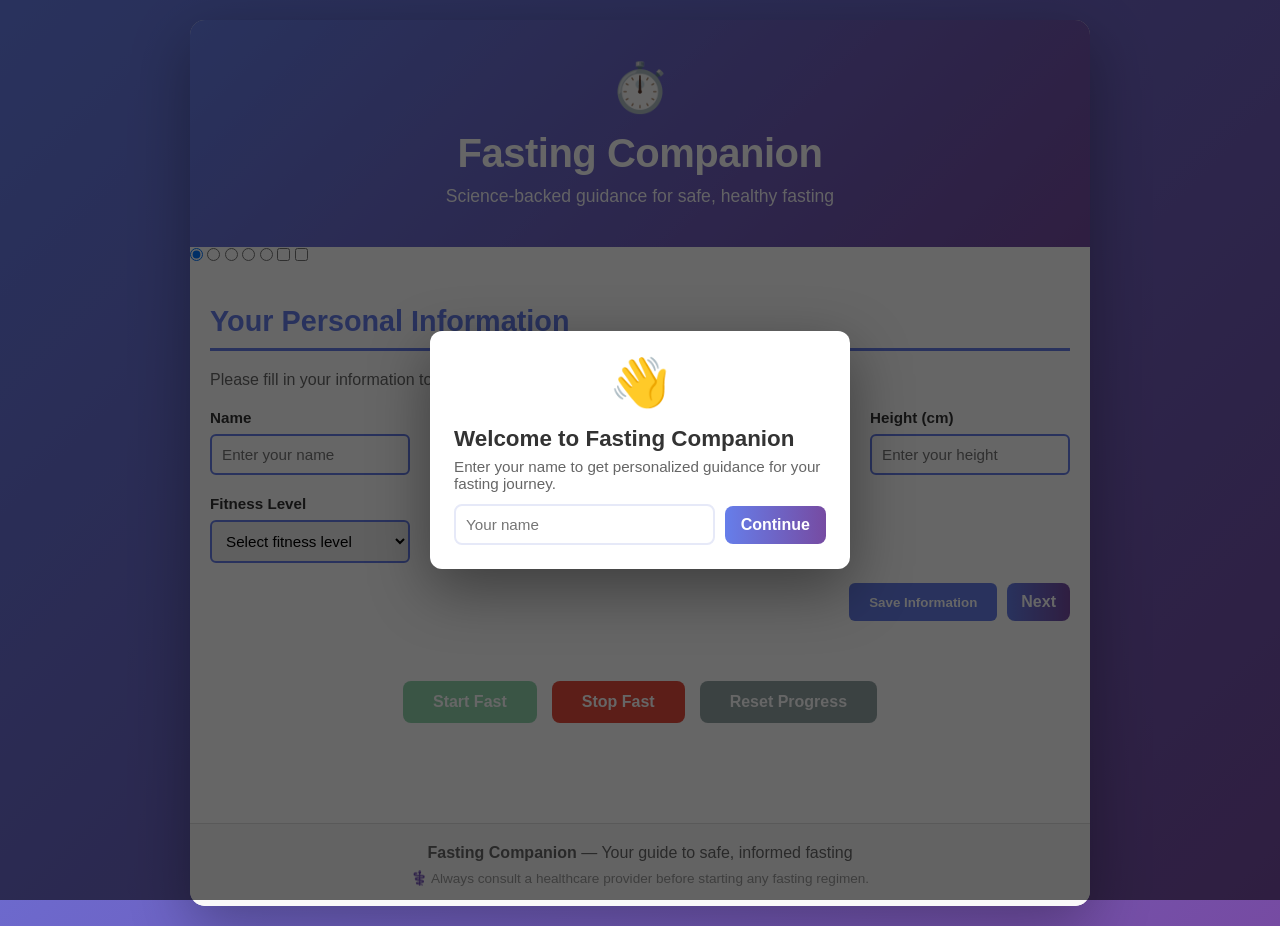
<file: index.html>
<!DOCTYPE html>
<html lang="en">
<head>
    <meta charset="UTF-8">
    <meta name="viewport" content="width=device-width, initial-scale=1.0">
    <title>Fasting Companion - Stay Hydrated & Healthy</title>
    <link rel="stylesheet" href="CSS/styles.css">
</head>
<body>
    <div class="container">
        <!-- Header -->
        <header class="header">
            <div class="header-content">
                <div class="header-icon">⏱️</div>
                <h1>Fasting Companion</h1>
                <p class="subtitle">Science-backed guidance for safe, healthy fasting</p>
                <span id="user-greeting" class="user-greeting" aria-live="polite"></span>
            </div>
        </header>
        <!-- step radios and modal toggle (CSS-only controls) -->
        <input type="radio" name="wizard-step" id="s1" class="step-radio" checked>
        <input type="radio" name="wizard-step" id="s2" class="step-radio">
        <input type="radio" name="wizard-step" id="s3" class="step-radio">
        <input type="radio" name="wizard-step" id="s4" class="step-radio">
        <input type="radio" name="wizard-step" id="s5" class="step-radio">
        <input type="checkbox" id="started" class="started-checkbox">
        <input type="checkbox" id="modal-toggle" class="modal-toggle">
        
        <!-- Login modal shown on first load to ask for name -->
        <div id="login-modal" class="modal-overlay" role="dialog" aria-modal="true" aria-labelledby="modal-title">
            <div class="modal">
                <div class="modal-icon">👋</div>
                <h2 id="modal-title">Welcome to Fasting Companion</h2>
                <p class="muted">Enter your name to get personalized guidance for your fasting journey.</p>
                <form id="modal-login-form" class="modal-form" onsubmit="return false;">
                    <input id="modal-name" type="text" placeholder="Your name" aria-label="Your name">
                        <div class="modal-actions">
                            <label for="modal-toggle" class="control-btn continue-btn">Continue</label>
                        </div>
                </form>
            </div>
        </div>

        <!-- Main Content -->
        <main class="main-content">
                        <section class="personal-info-section step" data-step="1">
                            <h2>Your Personal Information</h2>
                            <p style="color: #666; margin-bottom: 20px;">Please fill in your information to get personalized recommendations</p>
                            <div class="info-form">
                                <div class="form-group">
                                    <label for="name">Name</label>
                                    <input type="text" id="name" placeholder="Enter your name">
                                </div>
                                <div class="form-group">
                                    <label for="age">Age</label>
                                    <input type="number" id="age" placeholder="Enter your age" min="1">
                                </div>
                                <div class="form-group">
                                    <label for="weight">Weight (kg)</label>
                                    <input type="number" id="weight" placeholder="Enter your weight" min="1" step="0.1">
                                </div>
                                <div class="form-group">
                                    <label for="height">Height (cm)</label>
                                    <input type="number" id="height" placeholder="Enter your height" min="1">
                                </div>
                                <div class="form-group">
                                    <label for="fitness">Fitness Level</label>
                                    <select id="fitness">
                                        <option value="">Select fitness level</option>
                                        <option value="beginner">Beginner</option>
                                        <option value="intermediate">Intermediate</option>
                                        <option value="advanced">Advanced</option>
                                        <option value="athlete">Athlete</option>
                                    </select>
                                </div>
                                <div class="form-group">
                                    <label for="goals">Fasting Goals</label>
                                    <select id="goals">
                                        <option value="">Select your goal</option>
                                        <option value="weight-loss">Weight Loss</option>
                                        <option value="health">General Health</option>
                                        <option value="mental-clarity">Mental Clarity</option>
                                        <option value="longevity">Longevity</option>
                                    </select>
                                </div>
                            </div>
                            <div class="step-actions">
                                <button class="save-info-btn">Save Information</button>
                                <label for="s2" class="next-step control-btn">Next</label>
                            </div>
                        </section>
            <!-- Fasting Duration Selection -->
            <section class="duration-section step" data-step="2">
                <div class="section-icon">📅</div>
                <h2>Select Your Fasting Duration</h2>
                <p class="section-description">Different fasting durations have distinct health effects. Choose what suits your goals and experience level.</p>
                <!-- duration radios (placed here so panels can react via CSS sibling selectors) -->
                <input type="radio" name="duration" id="dur-1" class="duration-input" checked>
                <input type="radio" name="duration" id="dur-2" class="duration-input">
                <input type="radio" name="duration" id="dur-3" class="duration-input">
                <input type="radio" name="duration" id="dur-5" class="duration-input">

                <div class="duration-buttons">
                    <label for="dur-1" class="duration-btn">⏰ 1 Day<span class="duration-badge">Beginner</span></label>
                    <label for="dur-2" class="duration-btn">📍 2 Days<span class="duration-badge">Intermediate</span></label>
                    <label for="dur-3" class="duration-btn">🎯 3 Days<span class="duration-badge">Advanced</span></label>
                    <label for="dur-5" class="duration-btn">🏆 5 Days<span class="duration-badge">Expert</span></label>
                </div>

                <div class="duration-panels">
                    <div class="panel" data-duration="1">
                        <h4>✓ 1-Day Fast</h4>
                        <p class="panel-note"><strong>Best for:</strong> Beginners, weekly resets, autophagy boost</p>
                        <p class="panel-detail">Hydration: 2.5–3 L per day. Light electrolytes optional. Effects: Metabolism shifts after 12h, minimal muscle loss.</p>
                    </div>
                    <div class="panel" data-duration="2">
                        <h4>✓ 2-Day Fast</h4>
                        <p class="panel-note"><strong>Best for:</strong> Intermediate fasters, deeper autophagy, cellular repair</p>
                        <p class="panel-detail">Hydration: 3–3.5 L per day. Add electrolytes from day 2. Effects: Enhanced autophagy, mild ketosis, increased mental clarity.</p>
                    </div>
                    <div class="panel" data-duration="3">
                        <h4>✓ 3-Day Fast</h4>
                        <p class="panel-note"><strong>Best for:</strong> Experienced fasters, significant health benefits, deeper reset</p>
                        <p class="panel-detail">Hydration: 3.5–4 L per day. Regular electrolyte supplements essential. Effects: Strong ketosis, immune boost, deep cellular repair.</p>
                    </div>
                    <div class="panel" data-duration="5">
                        <h4>✓ 5-Day Fast</h4>
                        <p class="panel-note"><strong>Best for:</strong> Expert fasters only. Not recommended without medical guidance.</p>
                        <p class="panel-detail">Hydration: 4–4.5 L per day. Electrolytes twice daily mandatory. ⚠️ <strong>Consult a doctor first.</strong> Significant cellular changes occur.</p>
                    </div>
                </div>
                <div class="step-actions">
                    <label for="s1" class="control-btn prev-step">Back</label>
                    <label for="s3" class="next-step control-btn">Next</label>
                </div>
            </section>

            <!-- Progress Dashboard -->
            <section class="dashboard step" data-step="3">
                <div class="section-icon">📊</div>
                <h2>Your Fasting Progress</h2>

                <!-- Progress radios control the visual progress bar (pure HTML/CSS) -->
                <input type="radio" name="progress" id="p0" class="progress-radio" checked>
                <input type="radio" name="progress" id="p25" class="progress-radio">
                <input type="radio" name="progress" id="p50" class="progress-radio">
                <input type="radio" name="progress" id="p75" class="progress-radio">
                <input type="radio" name="progress" id="p100" class="progress-radio">

                <div class="progress-container">
                    <div class="progress-info">
                        <p>📅 <span class="info-label">Duration:</span> <span id="selected-duration">-</span></p>
                        <p>⏱️ <span class="info-label">Elapsed:</span> <span id="time-elapsed">00:00:00</span></p>
                        <p>⏳ <span class="info-label">Remaining:</span> <span id="time-remaining">-</span></p>
                    </div>
                    <div class="progress-bar">
                        <div class="progress-fill"></div>
                    </div>
                    <p class="progress-percentage">Progress: <span id="progress-percent">0</span>%</p>
                    <div class="progress-controls">
                        <label for="p0" class="progress-step">0%</label>
                        <label for="p25" class="progress-step">25%</label>
                        <label for="p50" class="progress-step">50%</label>
                        <label for="p75" class="progress-step">75%</label>
                        <label for="p100" class="progress-step">100%</label>
                    </div>
                    <div class="step-actions">
                        <label for="s2" class="control-btn prev-step">Back</label>
                        <label for="s4" class="next-step control-btn">Next</label>
                    </div>
                </div>
            </section>

            <!-- Hydration Tracking -->
            <section class="hydration-section step" data-step="4">
                <div class="section-icon">💧</div>
                <h2>Hydration Tracking</h2>
                <div class="hydration-info">
                    <p class="hydration-tip">💡 <strong>Hydration is critical during fasting.</strong> It helps manage hunger, supports metabolism, and aids detoxification.</p>
                    <p id="hydration-recommendation">Choose a fasting duration to see tailored guidance above, then pick your cumulative water intake below.</p>

                    <!-- Water selection implemented with radio buttons to represent cumulative intake (pure HTML/CSS) -->
                    <div class="water-intake">
                        <!-- radios are siblings of .water-meter so CSS can target the meter and display -->
                        <input type="radio" name="water" id="w0" class="water-radio" checked>
                        <input type="radio" name="water" id="w250" class="water-radio">
                        <input type="radio" name="water" id="w500" class="water-radio">
                        <input type="radio" name="water" id="w750" class="water-radio">
                        <input type="radio" name="water" id="w1000" class="water-radio">
                        <input type="radio" name="water" id="w1250" class="water-radio">
                        <input type="radio" name="water" id="w1500" class="water-radio">
                        <input type="radio" name="water" id="w1750" class="water-radio">
                        <input type="radio" name="water" id="w2000" class="water-radio">
                        <input type="radio" name="water" id="w2500" class="water-radio">
                        <input type="radio" name="water" id="w3000" class="water-radio">
                        <input type="radio" name="water" id="w3500" class="water-radio">
                        <input type="radio" name="water" id="w4000" class="water-radio">
                        <input type="radio" name="water" id="w4500" class="water-radio">

                        <p class="water-instruction">Select your current water intake to track hydration during your fast:</p>

                        <div class="water-recommendation">
                            <p id="water-rec-text">Choose a fasting duration to see your hydration goal.</p>
                        </div>

                        <div class="water-choices">
                            <label for="w0">0 ml</label>
                            <label for="w250">250 ml</label>
                            <label for="w500">500 ml</label>
                            <label for="w750">750 ml</label>
                            <label for="w1000">1L</label>
                            <label for="w1250">1.25L</label>
                            <label for="w1500">1.5L</label>
                            <label for="w1750">1.75L</label>
                            <label for="w2000">2L</label>
                            <label for="w2500">2.5L</label>
                            <label for="w3000">3L</label>
                            <label for="w3500">3.5L</label>
                            <label for="w4000">4L</label>
                            <label for="w4500">4.5L</label>
                        </div>

                        <div class="water-meter" aria-hidden="true">
                            <div class="meter-fill"></div>
                        </div>
                        <div class="water-display">Current Intake: <span class="selected-amount">0 ml</span></div>
                    </div>
                    <div class="step-actions">
                        <label for="s3" class="control-btn prev-step">Back</label>
                        <label for="s5" class="next-step control-btn">Next</label>
                    </div>
                </div>
            </section>

            <!-- Vitamin & Nutrient Reminders -->
            <section class="vitamins-section step" data-step="5">
                <div class="section-icon">⚕️</div>
                <h2>Health & Wellness During Fasting</h2>
                <div class="vitamin-guidelines">
                    <div class="vitamin-item">
                        <div class="vitamin-icon">⚡</div>
                        <h3>Electrolytes</h3>
                        <p>Sodium, potassium, and magnesium regulate muscle function and hydration balance. Especially important on fasts longer than 24 hours.</p>
                        <p class="tip">💡 Tip: Add electrolyte powder to water or take mineral supplements.</p>
                    </div>
                    <div class="vitamin-item">
                        <div class="vitamin-icon">🪨</div>
                        <h3>Minerals</h3>
                        <p>Magnesium, calcium, and zinc support bone health, immune function, and energy production during extended fasts.</p>
                        <p class="tip">💡 Tip: Consider a mineral supplement on days 2+.</p>
                    </div>
                    <div class="vitamin-item">
                        <div class="vitamin-icon">🥗</div>
                        <h3>Vitamins</h3>
                        <p>Take your multivitamins during eating windows to maintain nutrient stores and support immune health.</p>
                        <p class="tip">💡 Tip: B-complex vitamins aid energy metabolism.</p>
                    </div>
                    <div class="vitamin-item">
                        <div class="vitamin-icon">💧</div>
                        <h3>Hydration First</h3>
                        <p>Pure water is your primary tool. Aim to drink regularly throughout your fasting period to manage hunger and support detoxification.</p>
                        <p class="tip">💡 Tip: Sip slowly; large amounts at once can cause bloating.</p>
                    </div>
                </div>
                
                <div class="safety-section">
                    <h3>⚠️ Important Safety Guidelines</h3>
                    <ul class="safety-list">
                        <li>Stop fasting immediately if you experience severe dizziness, chest pain, or shortness of breath.</li>
                        <li>People with eating disorders, diabetes, or on medications should consult a doctor before fasting.</li>
                        <li>Fasts longer than 3 days require medical supervision for most people.</li>
                        <li>Pregnant and breastfeeding individuals should not fast without medical approval.</li>
                        <li>Never fast if you're ill or recovering from illness.</li>
                    </ul>
                    <div class="safety-checkbox-group" style="margin-top: 15px;">
                        <input type="checkbox" id="safety-agree" class="safety-checkbox">
                        <label for="safety-agree" class="safety-checkbox-label">
                            I have read and understand the safety guidelines and accept responsibility for my fasting
                        </label>
                    </div>
                </div>
                
                <div class="step-actions">
                    <label for="s4" class="control-btn prev-step">Back</label>
                    <label for="s5" class="next-step control-btn">Start Fasting</label>
                </div>
            </section>

            <!-- Control Buttons -->
            <section class="controls">
                <label for="started" id="start-btn" class="control-btn start-btn start-label" style="opacity: 0.5; cursor: not-allowed; pointer-events: none;" data-disabled="true">Start Fast</label>
                <label for="started" id="stop-btn" class="control-btn stop-btn stop-label">Stop Fast</label>
                <label for="p0" id="reset-btn" class="control-btn reset-btn reset-label">Reset Progress</label>
            </section>

            <!-- Home screen shown after starting fast -->
            <section id="home-screen" class="home-screen hidden">
                <div class="home-card">
                    <h2 id="home-title">Good luck, <span id="home-name">Faster</span>!</h2>
                    <div class="home-info-grid">
                        <div class="info-item">
                            <span class="info-label">Duration</span>
                            <span class="info-value" id="home-duration">-</span>
                        </div>
                        <div class="info-item">
                            <span class="info-label">Goal</span>
                            <span class="info-value" id="home-goal">-</span>
                        </div>
                    </div>
                    <div class="countdown-section">
                        <p class="countdown-label">⏳ Time Remaining</p>
                        <div class="big-time" id="home-remaining">00:00:00</div>
                        <div class="home-progress-bar">
                            <div class="home-progress-fill" id="home-progress-fill"></div>
                        </div>
                        <p class="progress-label" id="progress-label">0% Complete</p>
                    </div>
                    <div class="water-section">
                        <h3>💧 Hydration Tracker</h3>
                        <p class="water-rec-label">Daily Goal: <span id="water-goal">-</span> ml</p>
                        <p class="water-status">Current Intake: <span id="current-water">0</span> ml</p>
                        <div class="water-progress-bar">
                            <div class="water-progress-fill" id="water-progress-fill"></div>
                        </div>
                        <p class="water-remaining">Still need: <span id="water-remaining-ml">-</span> ml</p>
                    </div>
                    <div class="home-recommendations" id="home-recommendations">
                        <div class="rec rec-1">
                            <strong>🎯 1-Day Fast Tips:</strong> Drink regularly throughout the day. Stay active but avoid intense exercise.
                        </div>
                        <div class="rec rec-2">
                            <strong>🎯 2-Day Fast Tips:</strong> Electrolytes are now important. Take electrolytes twice per day. Light activities only.
                        </div>
                        <div class="rec rec-3">
                            <strong>🎯 3-Day Fast Tips:</strong> Strong hydration and electrolytes essential. Electrolytes twice daily. Rest is key.
                        </div>
                        <div class="rec rec-5">
                            <strong>🎯 5-Day Fast Tips:</strong> Medical supervision recommended. Electrolytes 2-3 times daily. Minimize activity. Listen to your body.
                        </div>
                    </div>
                    <div class="home-controls">
                        <label for="started" class="control-btn stop-label">Stop Fast</label>
                        <label for="p0" class="control-btn reset-label">Reset</label>
                    </div>
                </div>
            </section>
        </main>

        <!-- Footer -->
        <footer class="footer">
            <p><strong>Fasting Companion</strong> — Your guide to safe, informed fasting</p>
            <p class="footer-small">⚕️ Always consult a healthcare provider before starting any fasting regimen.</p>
        </footer>
    </div>
    <script src="js/script.js"></script>
</body>
</html>
</file>
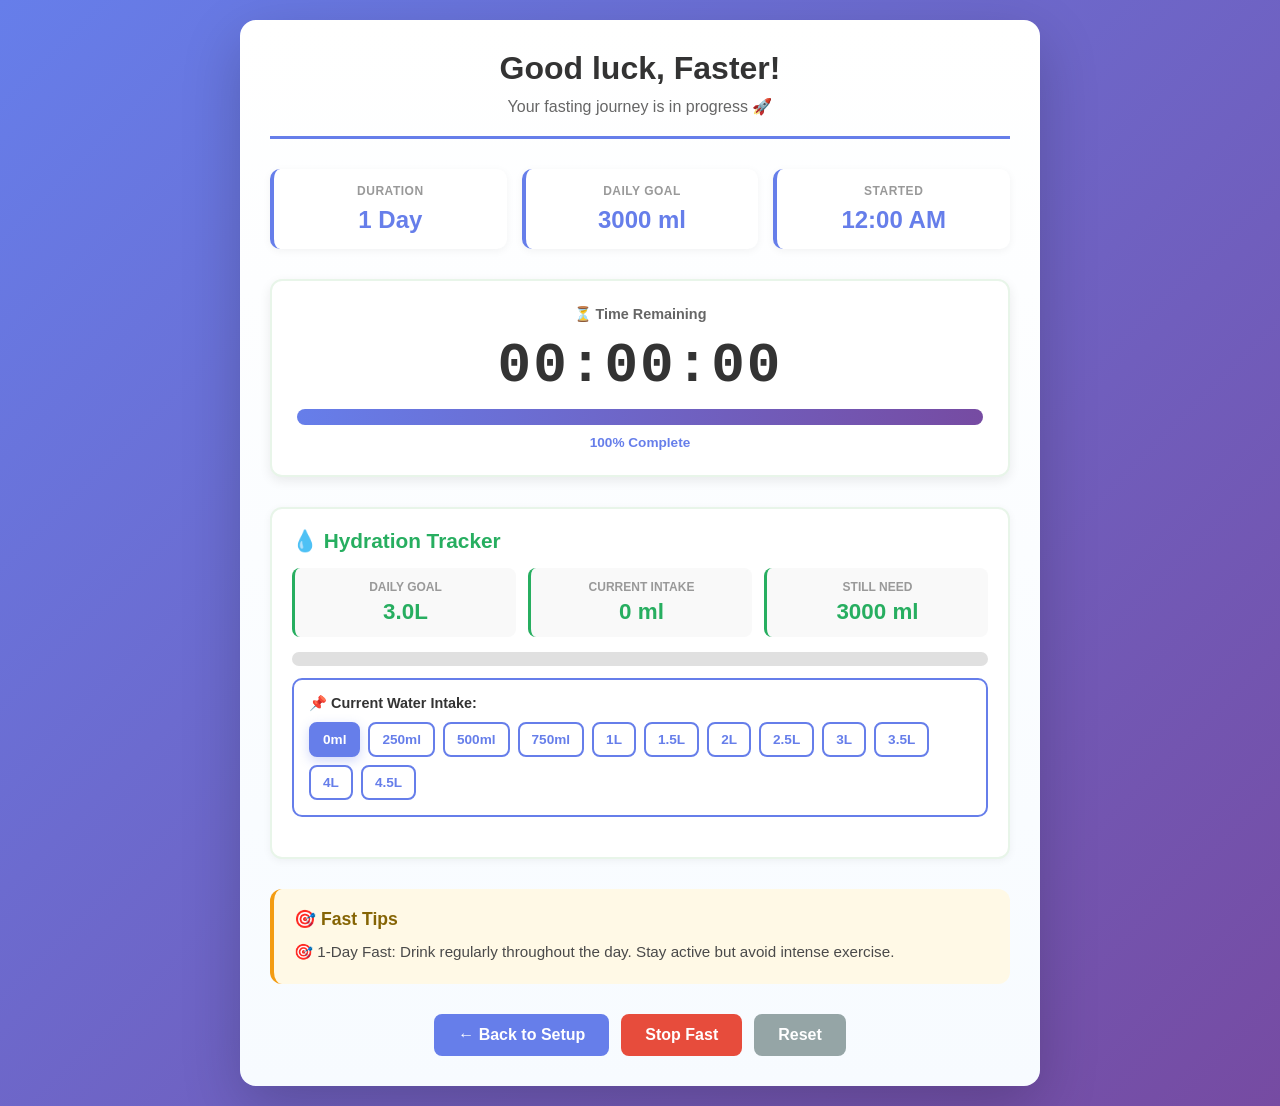
<file: fast-tracking.html>
<!DOCTYPE html>
<html lang="en">
<head>
    <meta charset="UTF-8">
    <meta name="viewport" content="width=device-width, initial-scale=1.0">
    <title>Active Fast - Fasting Companion</title>
    <link rel="stylesheet" href="CSS/styles.css">
    <style>
        body {
            background: linear-gradient(135deg, #667eea 0%, #764ba2 100%);
            min-height: 100vh;
            padding: 0;
        }

        .tracking-container {
            min-height: 100vh;
            display: flex;
            align-items: center;
            justify-content: center;
            padding: 20px;
        }

        .tracking-card {
            background: linear-gradient(180deg, #fff, #f7fbff);
            padding: 30px;
            border-radius: 16px;
            width: min(800px, 100%);
            box-shadow: 0 20px 60px rgba(0, 0, 0, 0.2);
            animation: slideIn 500ms ease;
        }

        .tracking-header {
            text-align: center;
            margin-bottom: 30px;
            border-bottom: 3px solid #667eea;
            padding-bottom: 20px;
        }

        .tracking-header h1 {
            color: #333;
            font-size: 2rem;
            margin: 0 0 10px 0;
        }

        .tracking-header p {
            color: #666;
            font-size: 1rem;
            margin: 0;
        }

        .info-grid {
            display: grid;
            grid-template-columns: repeat(auto-fit, minmax(150px, 1fr));
            gap: 15px;
            margin-bottom: 30px;
        }

        .info-card {
            background: white;
            padding: 15px;
            border-radius: 10px;
            text-align: center;
            border-left: 4px solid #667eea;
            box-shadow: 0 2px 8px rgba(0, 0, 0, 0.05);
        }

        .info-label {
            font-size: 0.75rem;
            color: #999;
            text-transform: uppercase;
            font-weight: 700;
            letter-spacing: 0.5px;
            margin-bottom: 8px;
        }

        .info-value {
            font-size: 1.5rem;
            font-weight: 700;
            color: #667eea;
        }

        .countdown-box {
            background: white;
            padding: 25px;
            border-radius: 12px;
            text-align: center;
            margin-bottom: 30px;
            border: 2px solid #e8f5e9;
            box-shadow: 0 4px 12px rgba(0, 0, 0, 0.08);
        }

        .countdown-label {
            font-size: 0.9rem;
            color: #666;
            font-weight: 600;
            margin-bottom: 15px;
        }

        .countdown-display {
            font-size: 3.5rem;
            font-weight: 700;
            color: #333;
            font-family: 'Courier New', monospace;
            letter-spacing: 2px;
            margin: 15px 0;
            line-height: 1;
        }

        .progress-bar-container {
            height: 16px;
            background: #e9f2ff;
            border-radius: 12px;
            overflow: hidden;
            margin-top: 15px;
        }

        .progress-bar-fill {
            height: 100%;
            width: 0%;
            background: linear-gradient(90deg, #667eea 0%, #764ba2 100%);
            transition: width 300ms ease;
        }

        .progress-label {
            font-size: 0.85rem;
            color: #667eea;
            font-weight: 600;
            margin-top: 10px;
        }

        .hydration-section {
            background: white;
            padding: 20px;
            border-radius: 12px;
            margin-bottom: 30px;
            border: 2px solid #e8f5e9;
            box-shadow: 0 2px 8px rgba(0, 0, 0, 0.05);
        }

        .hydration-title {
            color: #27ae60;
            font-size: 1.3rem;
            font-weight: 700;
            margin: 0 0 15px 0;
            display: flex;
            align-items: center;
            gap: 8px;
        }

        .water-stats {
            display: grid;
            grid-template-columns: repeat(auto-fit, minmax(140px, 1fr));
            gap: 12px;
            margin-bottom: 15px;
        }

        .water-stat {
            background: #f9f9f9;
            padding: 12px;
            border-radius: 8px;
            text-align: center;
            border-left: 3px solid #27ae60;
        }

        .water-stat-label {
            font-size: 0.75rem;
            color: #999;
            text-transform: uppercase;
            font-weight: 600;
            margin-bottom: 5px;
        }

        .water-stat-value {
            font-size: 1.4rem;
            font-weight: 700;
            color: #27ae60;
        }

        .water-meter {
            height: 14px;
            background: #e0e0e0;
            border-radius: 10px;
            overflow: hidden;
            margin: 12px 0;
        }

        .water-meter-fill {
            height: 100%;
            width: 0%;
            background: linear-gradient(90deg, #27ae60 0%, #2ecc71 100%);
            transition: width 300ms ease;
        }

        .tips-section {
            background: #fff9e6;
            padding: 20px;
            border-radius: 12px;
            border-left: 4px solid #f39c12;
            margin-bottom: 30px;
        }

        .tips-title {
            color: #856404;
            font-weight: 700;
            font-size: 1.1rem;
            margin: 0 0 10px 0;
        }

        .tips-text {
            color: #4a4a4a;
            font-size: 0.95rem;
            line-height: 1.6;
            margin: 0;
        }

        .action-buttons {
            display: flex;
            gap: 12px;
            justify-content: center;
            flex-wrap: wrap;
        }

        .btn {
            padding: 12px 24px;
            border: none;
            border-radius: 8px;
            font-weight: 600;
            font-size: 1rem;
            cursor: pointer;
            transition: all 0.3s ease;
        }

        .btn-stop {
            background-color: #e74c3c;
            color: white;
        }

        .btn-stop:hover {
            background-color: #c0392b;
            transform: translateY(-2px);
            box-shadow: 0 5px 15px rgba(231, 76, 60, 0.3);
        }

        .btn-reset {
            background-color: #95a5a6;
            color: white;
        }

        .btn-reset:hover {
            background-color: #7f8c8d;
            transform: translateY(-2px);
            box-shadow: 0 5px 15px rgba(149, 165, 166, 0.3);
        }

        .btn-back {
            background-color: #667eea;
            color: white;
        }

        .btn-back:hover {
            background-color: #764ba2;
            transform: translateY(-2px);
            box-shadow: 0 5px 15px rgba(102, 126, 234, 0.3);
        }

        .water-input-section {
            background: white;
            padding: 15px;
            border-radius: 10px;
            margin-bottom: 20px;
            border: 2px solid #667eea;
        }

        .water-input-label {
            font-size: 0.9rem;
            color: #333;
            font-weight: 600;
            margin-bottom: 10px;
            display: block;
        }

        .water-choices {
            display: flex;
            gap: 8px;
            flex-wrap: wrap;
            margin-top: 10px;
        }

        .water-choices label {
            padding: 8px 12px;
            border-radius: 8px;
            border: 2px solid #667eea;
            background: white;
            color: #667eea;
            cursor: pointer;
            font-weight: 600;
            font-size: 0.85rem;
            transition: all 0.2s ease;
        }

        .water-choices label:hover {
            background: #f0f4ff;
        }

        .water-choices input[type="radio"] {
            display: none;
        }

        .water-choices input[type="radio"]:checked + label {
            background: #667eea;
            color: white;
            box-shadow: 0 4px 12px rgba(102, 126, 234, 0.3);
        }

        @keyframes slideIn {
            from {
                opacity: 0;
                transform: translateY(20px);
            }
            to {
                opacity: 1;
                transform: translateY(0);
            }
        }

        @media (max-width: 600px) {
            .tracking-card {
                padding: 20px;
            }

            .tracking-header h1 {
                font-size: 1.5rem;
            }

            .countdown-display {
                font-size: 2.5rem;
            }

            .info-grid {
                grid-template-columns: 1fr;
            }

            .action-buttons {
                flex-direction: column;
            }

            .btn {
                width: 100%;
            }

            .water-choices {
                gap: 6px;
            }

            .water-choices label {
                padding: 6px 10px;
                font-size: 0.75rem;
            }
        }
    </style>
</head>
<body>
    <div class="tracking-container">
        <div class="tracking-card">
            <div class="tracking-header">
                <h1>Good luck, <span id="user-name">Faster</span>!</h1>
                <p>Your fasting journey is in progress 🚀</p>
            </div>

            <!-- Info Grid -->
            <div class="info-grid">
                <div class="info-card">
                    <div class="info-label">Duration</div>
                    <div class="info-value" id="display-duration">-</div>
                </div>
                <div class="info-card">
                    <div class="info-label">Daily Goal</div>
                    <div class="info-value" id="display-goal">-</div>
                </div>
                <div class="info-card">
                    <div class="info-label">Started</div>
                    <div class="info-value" id="display-started">-</div>
                </div>
            </div>

            <!-- Countdown -->
            <div class="countdown-box">
                <div class="countdown-label">⏳ Time Remaining</div>
                <div class="countdown-display" id="countdown">00:00:00</div>
                <div class="progress-bar-container">
                    <div class="progress-bar-fill" id="progress-fill"></div>
                </div>
                <div class="progress-label" id="progress-text">0% Complete</div>
            </div>

            <!-- Hydration Tracker -->
            <div class="hydration-section">
                <h3 class="hydration-title">💧 Hydration Tracker</h3>
                
                <div class="water-stats">
                    <div class="water-stat">
                        <div class="water-stat-label">Daily Goal</div>
                        <div class="water-stat-value" id="water-goal-display">-</div>
                    </div>
                    <div class="water-stat">
                        <div class="water-stat-label">Current Intake</div>
                        <div class="water-stat-value" id="water-current-display">0 ml</div>
                    </div>
                    <div class="water-stat">
                        <div class="water-stat-label">Still Need</div>
                        <div class="water-stat-value" id="water-remaining-display">-</div>
                    </div>
                </div>

                <div class="water-meter">
                    <div class="water-meter-fill" id="water-fill"></div>
                </div>

                <!-- Water Input -->
                <div class="water-input-section">
                    <label class="water-input-label">📌 Current Water Intake:</label>
                    <div class="water-choices">
                        <input type="radio" id="w0-track" name="water-intake" value="0" checked>
                        <label for="w0-track">0ml</label>

                        <input type="radio" id="w250-track" name="water-intake" value="250">
                        <label for="w250-track">250ml</label>

                        <input type="radio" id="w500-track" name="water-intake" value="500">
                        <label for="w500-track">500ml</label>

                        <input type="radio" id="w750-track" name="water-intake" value="750">
                        <label for="w750-track">750ml</label>

                        <input type="radio" id="w1000-track" name="water-intake" value="1000">
                        <label for="w1000-track">1L</label>

                        <input type="radio" id="w1500-track" name="water-intake" value="1500">
                        <label for="w1500-track">1.5L</label>

                        <input type="radio" id="w2000-track" name="water-intake" value="2000">
                        <label for="w2000-track">2L</label>

                        <input type="radio" id="w2500-track" name="water-intake" value="2500">
                        <label for="w2500-track">2.5L</label>

                        <input type="radio" id="w3000-track" name="water-intake" value="3000">
                        <label for="w3000-track">3L</label>

                        <input type="radio" id="w3500-track" name="water-intake" value="3500">
                        <label for="w3500-track">3.5L</label>

                        <input type="radio" id="w4000-track" name="water-intake" value="4000">
                        <label for="w4000-track">4L</label>

                        <input type="radio" id="w4500-track" name="water-intake" value="4500">
                        <label for="w4500-track">4.5L</label>
                    </div>
                </div>
            </div>

            <!-- Tips Section -->
            <div class="tips-section" id="tips-box">
                <h3 class="tips-title">🎯 Fast Tips</h3>
                <p class="tips-text" id="tips-text">Stay hydrated and monitor your body's signals.</p>
            </div>

            <!-- Action Buttons -->
            <div class="action-buttons">
                <button class="btn btn-back" onclick="goBackToSetup()">← Back to Setup</button>
                <button class="btn btn-stop" onclick="stopFast()">Stop Fast</button>
                <button class="btn btn-reset" onclick="resetFast()">Reset</button>
            </div>
        </div>
    </div>

    <script>
        // Duration to milliseconds
        const DURATIONS = {
            1: 24 * 60 * 60 * 1000,
            2: 2 * 24 * 60 * 60 * 1000,
            3: 3 * 24 * 60 * 60 * 1000,
            5: 5 * 24 * 60 * 60 * 1000
        };

        const WATER_GOALS = {
            1: 3000,
            2: 3500,
            3: 4000,
            5: 4500
        };

        const TIPS = {
            1: '🎯 1-Day Fast: Drink regularly throughout the day. Stay active but avoid intense exercise.',
            2: '🎯 2-Day Fast: Electrolytes are now important. Take electrolytes twice per day. Light activities only.',
            3: '🎯 3-Day Fast: Strong hydration and electrolytes essential. Electrolytes twice daily. Rest is key.',
            5: '🎯 5-Day Fast: Medical supervision recommended. Electrolytes 2-3 times daily. Minimize activity. Listen to your body.'
        };

        let fastData = {
            startTime: null,
            endTime: null,
            duration: 1,
            userName: 'Faster',
            currentWater: 0
        };

        function init() {
            // Get data from localStorage
            const stored = localStorage.getItem('fastData');
            if (stored) {
                fastData = JSON.parse(stored);
            }

            const userName = localStorage.getItem('userName') || 'Faster';
            fastData.userName = userName;

            // Display info
            document.getElementById('user-name').textContent = fastData.userName;
            displayFastInfo();
            setupWaterTracking();
            startTimer();
        }

        function displayFastInfo() {
            const durationText = {
                1: '1 Day',
                2: '2 Days',
                3: '3 Days',
                5: '5 Days'
            };

            document.getElementById('display-duration').textContent = durationText[fastData.duration];
            document.getElementById('display-goal').textContent = WATER_GOALS[fastData.duration] + ' ml';
            document.getElementById('water-goal-display').textContent = (WATER_GOALS[fastData.duration] / 1000).toFixed(1) + 'L';

            // Start time
            const startDate = new Date(fastData.startTime);
            document.getElementById('display-started').textContent = startDate.toLocaleTimeString([], { hour: '2-digit', minute: '2-digit' });

            // Tips
            document.getElementById('tips-text').textContent = TIPS[fastData.duration];

            updateWaterDisplay();
        }

        function setupWaterTracking() {
            const waterRadios = document.querySelectorAll('input[name="water-intake"]');
            waterRadios.forEach(radio => {
                radio.addEventListener('change', (e) => {
                    fastData.currentWater = parseInt(e.target.value);
                    localStorage.setItem('fastData', JSON.stringify(fastData));
                    updateWaterDisplay();
                });
            });
        }

        function updateWaterDisplay() {
            const goal = WATER_GOALS[fastData.duration];
            const current = fastData.currentWater;
            const remaining = Math.max(0, goal - current);

            document.getElementById('water-current-display').textContent = current + ' ml';
            document.getElementById('water-remaining-display').textContent = remaining + ' ml';

            // Update progress bar
            const percent = (current / goal) * 100;
            document.getElementById('water-fill').style.width = Math.min(100, percent) + '%';
        }

        function startTimer() {
            const timerInterval = setInterval(() => {
                const now = Date.now();
                const remaining = Math.max(0, fastData.endTime - now);

                // Calculate time display
                const totalSeconds = Math.floor(remaining / 1000);
                const hours = Math.floor(totalSeconds / 3600);
                const minutes = Math.floor((totalSeconds % 3600) / 60);
                const seconds = totalSeconds % 60;

                document.getElementById('countdown').textContent = 
                    `${String(hours).padStart(2, '0')}:${String(minutes).padStart(2, '0')}:${String(seconds).padStart(2, '0')}`;

                // Update progress
                const totalDuration = DURATIONS[fastData.duration];
                const elapsed = totalDuration - remaining;
                const progressPercent = (elapsed / totalDuration) * 100;

                document.getElementById('progress-fill').style.width = progressPercent + '%';
                document.getElementById('progress-text').textContent = Math.round(progressPercent) + '% Complete';

                // Stop timer when complete
                if (remaining === 0) {
                    clearInterval(timerInterval);
                    document.getElementById('countdown').textContent = '00:00:00';
                }
            }, 1000);
        }

        function goBackToSetup() {
            window.location.href = 'index.html';
        }

        function stopFast() {
            localStorage.removeItem('fastData');
            localStorage.removeItem('userName');
            window.location.href = 'index.html';
        }

        function resetFast() {
            if (confirm('Are you sure you want to reset your fast?')) {
                fastData.currentWater = 0;
                document.querySelector('input[name="water-intake"]').checked = true;
                localStorage.setItem('fastData', JSON.stringify(fastData));
                updateWaterDisplay();
            }
        }

        // Initialize on page load
        window.addEventListener('load', init);
    </script>
</body>
</html>
</file>
<file: CSS/styles.css>
* {
    margin: 0;
    padding: 0;
    box-sizing: border-box;
}

body {
    font-family: 'Segoe UI', Tahoma, Geneva, Verdana, sans-serif;
    background: linear-gradient(135deg, #667eea 0%, #764ba2 100%);
    color: #333;
    min-height: 100vh;
    padding: 20px;
}

.container {
    max-width: 900px;
    margin: 0 auto;
    background-color: white;
    border-radius: 15px;
    box-shadow: 0 20px 60px rgba(0, 0, 0, 0.3);
    overflow: hidden;
}

.header {
    background: linear-gradient(135deg, #667eea 0%, #764ba2 100%);
    color: white;
    padding: 40px 20px;
    text-align: center;
}

.header-content {
    max-width: 800px;
    margin: 0 auto;
}

.header-icon {
    font-size: 3rem;
    margin-bottom: 15px;
    animation: bounce 2s infinite;
}

.header h1 {
    font-size: 2.5rem;
    margin-bottom: 10px;
    font-weight: 700;
    letter-spacing: -0.5px;
}

.header .subtitle {
    font-size: 1.1rem;
    opacity: 0.95;
    font-weight: 300;
}

.user-area {
    margin-top: 12px;
    display: flex;
    gap: 10px;
    justify-content: center;
    align-items: center;
}

.user-greeting {
    font-weight: 600;
    color: rgba(255,255,255,0.95);
}

.login-form {
    display: flex;
    gap: 8px;
    align-items: center;
}

#login-name {
    padding: 8px 10px;
    border-radius: 6px;
    border: none;
    font-size: 0.95rem;
}

#login-btn, #logout-btn {
    padding: 8px 12px;
    border-radius: 6px;
    border: none;
    background: rgba(0,0,0,0.12);
    color: white;
    cursor: pointer;
    font-weight: 600;
}

#login-btn:hover, #logout-btn:hover { background: rgba(0,0,0,0.18); }


.main-content {
    padding: 40px 20px;
}


section {
    margin-bottom: 40px;
}

section h2 {
    color: #667eea;
    font-size: 1.8rem;
    margin-bottom: 20px;
    border-bottom: 3px solid #667eea;
    padding-bottom: 10px;
}

.section-icon {
    font-size: 2.2rem;
    display: block;
    margin-bottom: 12px;
    text-align: center;
}

.section-description {
    color: #666;
    margin-bottom: 20px;
    font-size: 1rem;
    line-height: 1.6;
}

.duration-section {
    text-align: center;
}

.duration-buttons {
    display: grid;
    grid-template-columns: repeat(auto-fit, minmax(120px, 1fr));
    gap: 15px;
    margin-top: 20px;
    align-items: center;
}

.duration-input { display: none; }
.duration-btn {
    display: inline-block;
    padding: 15px 20px;
    font-size: 1rem;
    font-weight: 600;
    border: 2px solid #667eea;
    background-color: white;
    color: #667eea;
    border-radius: 8px;
    cursor: pointer;
    transition: all 0.25s ease;
    text-align: center;
    position: relative;
}

.duration-badge {
    display: block;
    font-size: 0.7rem;
    font-weight: 400;
    opacity: 0.7;
    margin-top: 4px;
}

.duration-btn:hover {
    background-color: #f0f4ff;
    transform: translateY(-2px);
}

/* When a duration radio is checked, style its label */
.duration-input:checked + .duration-btn {
    background-color: #667eea;
    color: white;
    box-shadow: 0 8px 20px rgba(102, 126, 234, 0.35);
}

/* Style the duration label when its radio is checked (inputs are siblings of .duration-buttons) */
#dur-1:checked ~ .duration-buttons label[for="dur-1"],
#dur-2:checked ~ .duration-buttons label[for="dur-2"],
#dur-3:checked ~ .duration-buttons label[for="dur-3"],
#dur-5:checked ~ .duration-buttons label[for="dur-5"] {
    background-color: #667eea;
    color: white;
    box-shadow: 0 8px 20px rgba(102, 126, 234, 0.35);
}

.duration-panels { margin-top: 18px; }
.duration-panels .panel { display: none; }
/* Show panel depending on checked duration */
#dur-1:checked ~ .duration-panels .panel[data-duration="1"],
#dur-2:checked ~ .duration-panels .panel[data-duration="2"],
#dur-3:checked ~ .duration-panels .panel[data-duration="3"],
#dur-5:checked ~ .duration-panels .panel[data-duration="5"] {
    display: block;
}

.panel-note {
    background-color: #fff;
    padding: 12px 14px;
    border-radius: 8px;
    color: #444;
    font-weight: 500;
}

.panel h4 {
    color: #667eea;
    margin-bottom: 8px;
    font-size: 1.1rem;
}

.panel-detail {
    color: #666;
    font-size: 0.95rem;
    margin-top: 10px;
    line-height: 1.6;
}


.dashboard {
    background-color: #f9f9f9;
    padding: 25px;
    border-radius: 10px;
    border-left: 5px solid #667eea;
}

.dashboard .personal-info-section {
    background-color: #fff9f0;
    padding: 25px;
    border-radius: 10px;
    }

    .info-form {
        display: grid;
        grid-template-columns: repeat(auto-fit, minmax(200px, 1fr));
        gap: 20px;
        margin-bottom: 20px;
    }

    .form-group {
        display: flex;
        flex-direction: column;
    }

    .form-group label {
        font-weight: 600;
        margin-bottom: 8px;
        color: #333;
        font-size: 0.95rem;
    }

    .form-group input,
    .form-group select {
        padding: 10px;
        border: 2px solid #667eea;
        border-radius: 6px;
        font-size: 0.95rem;
        font-family: inherit;
    }

    .form-group input:focus,
    .form-group select:focus {
        outline: none;
        border-color: #764ba2;
        box-shadow: 0 0 6px rgba(102, 126, 234, 0.2);
    }

    .save-info-btn {
        padding: 10px 20px;
        background-color: #667eea;
        color: white;
        border: none;
        border-radius: 6px;
        font-weight: 600;
        cursor: pointer;
        transition: all 0.3s ease;
    }

    .save-info-btn:hover {
        background-color: #764ba2;
        transform: translateY(-2px);
        box-shadow: 0 5px 15px rgba(102, 126, 234, 0.3);
    }

    .dashboard {
    background-color: #f9f9f9;
    padding: 25px;
    border-radius: 10px;
    border-left: 5px solid #667eea;
}

.progress-info {
    display: grid;
    grid-template-columns: repeat(auto-fit, minmax(200px, 1fr));
    gap: 15px;
    margin-bottom: 20px;
}

.progress-info p {
    font-size: 1rem;
    font-weight: 500;
}

.info-label {
    color: #764ba2;
    font-weight: 700;
}

.progress-info span {
    color: #667eea;
    font-weight: 700;
    font-size: 1.1rem;
}

.progress-bar {
    width: 100%;
    height: 30px;
    background-color: #e0e0e0;
    border-radius: 15px;
    overflow: hidden;
    margin: 20px 0;
}

.progress-fill {
    height: 100%;
    background: linear-gradient(90deg, #667eea 0%, #764ba2 100%);
    width: 0%;
    transition: width 0.3s ease;
}

/* Progress controls implemented with radios (placed before progress container in HTML when used).
   Example classes: .prog-0, .prog-25, .prog-50, .prog-75, .prog-100 applied via checked inputs using sibling selectors. */

/* Generic helper selectors (used if progress radios are included near the control) */
.progress-radio { display: none; }
#p0:checked ~ .progress-container .progress-fill { width: 0%; }
#p25:checked ~ .progress-container .progress-fill { width: 25%; }
#p50:checked ~ .progress-container .progress-fill { width: 50%; }
#p75:checked ~ .progress-container .progress-fill { width: 75%; }
#p100:checked ~ .progress-container .progress-fill { width: 100%; }

.progress-percentage {
    text-align: center;
    font-size: 1.1rem;
    font-weight: 600;
    color: #667eea;
}

.progress-info .info-highlight { color: #444; font-weight: 700; }

.progress-controls { display: flex; gap: 8px; justify-content: center; margin-top: 8px; flex-wrap: wrap; }
.progress-step {
    padding: 6px 10px;
    border-radius: 6px;
    border: 1px solid #d0d8ff;
    background: white;
    color: #667eea;
    cursor: pointer;
    font-weight: 600;
}

/* Active progress step styling when its radio is checked */
#p0:checked ~ .progress-container .progress-controls label[for="p0"],
#p25:checked ~ .progress-container .progress-controls label[for="p25"],
#p50:checked ~ .progress-container .progress-controls label[for="p50"],
#p75:checked ~ .progress-container .progress-controls label[for="p75"],
#p100:checked ~ .progress-container .progress-controls label[for="p100"] {
    background: #667eea; color: #fff; box-shadow: 0 6px 18px rgba(102,126,234,0.25);
}



.hydration-section {
    background-color: #f0f7ff;
    padding: 25px;
    border-radius: 10px;
}

#hydration-recommendation {
    background-color: white;
    padding: 15px;
    border-radius: 8px;
    margin-bottom: 20px;
    color: #666;
    font-weight: 500;
}

.hydration-tip {
    background: #e8f5e9;
    padding: 12px 15px;
    border-radius: 8px;
    border-left: 4px solid #27ae60;
    color: #2e7d32;
    margin-bottom: 15px;
    font-weight: 500;
}

.water-intake {
    margin-bottom: 25px;
}

.water-instruction {
    color: #666;
    font-size: 0.95rem;
    margin-bottom: 12px;
}

.water-recommendation {
    background: #f0f7ff;
    padding: 12px 15px;
    border-radius: 8px;
    border-left: 4px solid #667eea;
    margin-bottom: 15px;
}

#water-rec-text {
    color: #333;
    font-weight: 500;
    margin: 0;
}

/* Water selection: use radio buttons to pick cumulative amount (pure HTML/CSS)
   The radio group appears as pill buttons; the selected one shows as active and updates the visual meter. */
.water-radio { display: none; }
.water-choices { display: flex; gap: 8px; flex-wrap: wrap; }
.water-choices label {
    padding: 8px 12px;
    border-radius: 8px;
    border: 2px solid #667eea;
    background: white;
    color: #667eea;
    cursor: pointer;
    font-weight: 600;
}
.water-choices label:hover { background: #f0f4ff; }

/* Meter width controlled by radio checked state (inputs are siblings of .water-meter) */
#w0:checked ~ .water-meter .meter-fill { width: 0%; }
#w250:checked ~ .water-meter .meter-fill { width: 5.6%; }
#w500:checked ~ .water-meter .meter-fill { width: 11.1%; }
#w750:checked ~ .water-meter .meter-fill { width: 16.7%; }
#w1000:checked ~ .water-meter .meter-fill { width: 22.2%; }
#w1250:checked ~ .water-meter .meter-fill { width: 27.8%; }
#w1500:checked ~ .water-meter .meter-fill { width: 33.3%; }
#w1750:checked ~ .water-meter .meter-fill { width: 38.9%; }
#w2000:checked ~ .water-meter .meter-fill { width: 44.4%; }
#w2500:checked ~ .water-meter .meter-fill { width: 55.6%; }
#w3000:checked ~ .water-meter .meter-fill { width: 66.7%; }
#w3500:checked ~ .water-meter .meter-fill { width: 77.8%; }
#w4000:checked ~ .water-meter .meter-fill { width: 88.9%; }
#w4500:checked ~ .water-meter .meter-fill { width: 100%; }

/* Style the label button when its radio is checked */
#w0:checked ~ .water-choices label[for="w0"],
#w250:checked ~ .water-choices label[for="w250"],
#w500:checked ~ .water-choices label[for="w500"],
#w750:checked ~ .water-choices label[for="w750"],
#w1000:checked ~ .water-choices label[for="w1000"],
#w1250:checked ~ .water-choices label[for="w1250"],
#w1500:checked ~ .water-choices label[for="w1500"],
#w1750:checked ~ .water-choices label[for="w1750"],
#w2000:checked ~ .water-choices label[for="w2000"],
#w2500:checked ~ .water-choices label[for="w2500"],
#w3000:checked ~ .water-choices label[for="w3000"],
#w3500:checked ~ .water-choices label[for="w3500"],
#w4000:checked ~ .water-choices label[for="w4000"],
#w4500:checked ~ .water-choices label[for="w4500"] {
    background: #667eea; color: #fff; box-shadow: 0 6px 18px rgba(102,126,234,0.18);
}

.water-meter { height: 18px; background: #e9f2ff; border-radius: 12px; overflow: hidden; margin-top: 12px; }
.meter-fill { height: 100%; width: 0%; background: linear-gradient(90deg,#67c6ff,#667eea); transition: width 0.25s ease; }

.water-display { margin-top: 8px; font-weight: 700; color: #667eea; }

/* Show selected water amount text using CSS generated content for each radio state */
.selected-amount { position: relative; color: transparent; }
#w0:checked ~ .water-meter + .water-display .selected-amount::before { content: '0 ml'; color: #667eea; position: absolute; left: 0; }
#w250:checked ~ .water-meter + .water-display .selected-amount::before { content: '250 ml'; color: #667eea; position: absolute; left: 0; }
#w500:checked ~ .water-meter + .water-display .selected-amount::before { content: '500 ml'; color: #667eea; position: absolute; left: 0; }
#w750:checked ~ .water-meter + .water-display .selected-amount::before { content: '750 ml'; color: #667eea; position: absolute; left: 0; }
#w1000:checked ~ .water-meter + .water-display .selected-amount::before { content: '1000 ml'; color: #667eea; position: absolute; left: 0; }
#w1250:checked ~ .water-meter + .water-display .selected-amount::before { content: '1250 ml'; color: #667eea; position: absolute; left: 0; }
#w1500:checked ~ .water-meter + .water-display .selected-amount::before { content: '1500 ml'; color: #667eea; position: absolute; left: 0; }
#w1750:checked ~ .water-meter + .water-display .selected-amount::before { content: '1750 ml'; color: #667eea; position: absolute; left: 0; }
#w2000:checked ~ .water-meter + .water-display .selected-amount::before { content: '2000 ml'; color: #667eea; position: absolute; left: 0; }
#w2500:checked ~ .water-meter + .water-display .selected-amount::before { content: '2500 ml'; color: #667eea; position: absolute; left: 0; }
#w3000:checked ~ .water-meter + .water-display .selected-amount::before { content: '3000 ml'; color: #667eea; position: absolute; left: 0; }
#w3500:checked ~ .water-meter + .water-display .selected-amount::before { content: '3500 ml'; color: #667eea; position: absolute; left: 0; }
#w4000:checked ~ .water-meter + .water-display .selected-amount::before { content: '4000 ml'; color: #667eea; position: absolute; left: 0; }
#w4500:checked ~ .water-meter + .water-display .selected-amount::before { content: '4500 ml'; color: #667eea; position: absolute; left: 0; }

.water-intake label {
    display: block;
    font-weight: 600;
    margin-bottom: 10px;
    color: #333;
}

.input-group {
    display: flex;
    gap: 10px;
}

#water-input {
    flex: 1;
    padding: 12px;
    border: 2px solid #667eea;
    border-radius: 8px;
    font-size: 1rem;
}

#water-input:focus {
    outline: none;
    border-color: #764ba2;
    box-shadow: 0 0 8px rgba(102, 126, 234, 0.2);
}

.log-btn {
    padding: 12px 25px;
    background-color: #667eea;
    color: white;
    border: none;
    border-radius: 8px;
    font-weight: 600;
    cursor: pointer;
    transition: all 0.3s ease;
}

.log-btn:hover {
    background-color: #764ba2;
    transform: translateY(-2px);
    box-shadow: 0 5px 15px rgba(102, 126, 234, 0.3);
}

.water-log {
    background-color: white;
    padding: 15px;
    border-radius: 8px;
}

.water-log h3 {
    color: #667eea;
    margin-bottom: 10px;
    font-size: 1.1rem;
}

#total-water {
    font-weight: 700;
    color: #667eea;
    font-size: 1.1rem;
    margin-bottom: 10px;
}

.water-list {
    list-style: none;
    margin-top: 10px;
}

.water-list li {
    padding: 8px;
    background-color: #f9f9f9;
    margin-bottom: 8px;
    border-radius: 5px;
    border-left: 3px solid #667eea;
}



.vitamins-section {
    background-color: #fff5f0;
    padding: 25px;
    border-radius: 10px;
}

.vitamin-guidelines {
    display: grid;
    grid-template-columns: repeat(auto-fit, minmax(200px, 1fr));
    gap: 20px;
}

.vitamin-item {
    background-color: white;
    padding: 20px;
    border-radius: 8px;
    box-shadow: 0 2px 8px rgba(0, 0, 0, 0.1);
    transition: all 0.3s ease;
}

.vitamin-icon {
    font-size: 2.2rem;
    display: block;
    margin-bottom: 12px;
    text-align: center;
}

.vitamin-item:hover {
    transform: translateY(-5px);
    box-shadow: 0 8px 20px rgba(102, 126, 234, 0.2);
}

.vitamin-item h3 {
    color: #764ba2;
    margin-bottom: 10px;
    font-size: 1.1rem;
}

.vitamin-item p {
    color: #666;
    line-height: 1.6;
    font-size: 0.95rem;
}

.vitamin-item .tip {
    background: #fff9e6;
    padding: 10px;
    border-radius: 6px;
    margin-top: 10px;
    font-size: 0.9rem;
    color: #856404;
}

.safety-section {
    background: #fff3cd;
    padding: 20px;
    border-radius: 10px;
    border-left: 5px solid #ff6b6b;
    margin-top: 30px;
    margin-bottom: 20px;
}

.safety-section h3 {
    color: #d63031;
    margin-bottom: 15px;
    font-size: 1.2rem;
}

.safety-list {
    list-style: none;
    margin: 0;
    padding: 0;
}

.safety-list li {
    padding: 10px 0;
    color: #4a4a4a;
    border-bottom: 1px solid rgba(0,0,0,0.1);
    line-height: 1.6;
}

.safety-list li:last-child {
    border-bottom: none;
}

.safety-checkbox-group {
    display: flex;
    align-items: center;
    gap: 12px;
    padding: 15px;
    background: rgba(102, 126, 234, 0.05);
    border-radius: 8px;
    margin-top: 15px;
}

.safety-checkbox {
    width: 20px;
    height: 20px;
    cursor: pointer;
    accent-color: #667eea;
}

.safety-checkbox-label {
    cursor: pointer;
    font-size: 0.95rem;
    color: #333;
    font-weight: 500;
}



.controls {
    display: flex;
    gap: 15px;
    justify-content: center;
    flex-wrap: wrap;
    padding: 20px 0;
}

.control-btn {
    padding: 12px 30px;
    font-size: 1rem;
    font-weight: 600;
    border: none;
    border-radius: 8px;
    cursor: pointer;
    transition: all 0.3s ease;
}

.start-btn {
    background-color: #27ae60;
    color: white;
}

.start-btn:hover:not(:disabled) {
    background-color: #229954;
    box-shadow: 0 5px 15px rgba(39, 174, 96, 0.3);
}

.start-btn:disabled {
    background-color: #bdc3c7;
    cursor: not-allowed;
}

.stop-btn {
    background-color: #e74c3c;
    color: white;
}

.stop-btn:hover:not(:disabled) {
    background-color: #c0392b;
    box-shadow: 0 5px 15px rgba(231, 76, 60, 0.3);
}

.stop-btn:disabled {
    background-color: #bdc3c7;
    cursor: not-allowed;
}

.reset-btn {
    background-color: #95a5a6;
    color: white;
}

.reset-btn:hover {
    background-color: #7f8c8d;
    box-shadow: 0 5px 15px rgba(149, 165, 166, 0.3);
}


.footer {
    background-color: #f9f9f9;
    text-align: center;
    padding: 20px;
    border-top: 1px solid #e0e0e0;
    color: #666;
    font-weight: 500;
}

.footer-small {
    font-size: 0.85rem;
    margin-top: 8px;
    color: #999;
    font-weight: 400;
}



@media (max-width: 768px) {
    .header h1 {
        font-size: 2rem;
    }

    .header-icon {
        font-size: 2.5rem;
    }

    .main-content {
        padding: 20px;
    }

    section h2 {
        font-size: 1.5rem;
    }

    .section-icon {
        font-size: 1.8rem;
    }

    .duration-buttons {
        grid-template-columns: repeat(2, 1fr);
    }

    .progress-info {
        grid-template-columns: 1fr;
    }

    .controls {
        flex-direction: column;
    }

    .control-btn {
        width: 100%;
    }

    .info-form {
        grid-template-columns: 1fr;
    }

    .vitamin-guidelines {
        grid-template-columns: 1fr;
    }

    .safety-section {
        padding: 15px;
    }
}

@media (max-width: 480px) {
    .header h1 {
        font-size: 1.5rem;
    }

    .header-icon {
        font-size: 2rem;
    }

    .header .subtitle {
        font-size: 0.9rem;
    }

    .main-content {
        padding: 15px;
    }

    section h2 {
        font-size: 1.3rem;
    }

    .section-icon {
        font-size: 1.6rem;
    }

    .duration-buttons {
        grid-template-columns: 1fr;
    }

    .duration-badge {
        font-size: 0.65rem;
    }

    .vitamin-guidelines {
        grid-template-columns: 1fr;
    }

    .info-form {
        grid-template-columns: 1fr;
    }

    .modal { padding: 18px; }
    .step .step-actions { flex-direction: column-reverse; gap:8px; }

    .safety-section h3 {
        font-size: 1rem;
    }

    .safety-list li {
        padding: 8px 0;
        font-size: 0.9rem;
    }
}

/* Modal login */
.modal-overlay { position: fixed; inset: 0; background: rgba(0,0,0,0.6); display:flex; align-items:center; justify-content:center; z-index:60; }
.modal { background: white; padding: 24px; border-radius: 12px; width: min(420px, 90%); box-shadow: 0 20px 60px rgba(0,0,0,0.4); transform: translateY(-10px); animation: modalIn 300ms ease forwards; }

.modal-icon {
    font-size: 3rem;
    text-align: center;
    margin-bottom: 15px;
}

.modal h2 { margin-bottom: 6px; color: #333; font-size: 1.4rem; }
.modal .muted { color: #666; margin-bottom: 12px; font-size: 0.95rem; }
.modal-form { display:flex; gap:10px; }
#modal-name { flex:1; padding:10px; border:2px solid #e6e9f8; border-radius:8px; font-size: 0.95rem; }
#modal-name:focus { outline: none; border-color: #667eea; box-shadow: 0 0 8px rgba(102, 126, 234, 0.2); }
.modal-actions { display:flex; gap:8px; align-items:center; }

.continue-btn {
    background: linear-gradient(90deg, #667eea, #764ba2);
    color: white;
    border: none;
    padding: 10px 16px;
    border-radius: 8px;
    cursor: pointer;
    font-weight: 600;
    transition: all 0.3s ease;
}

.continue-btn:hover {
    transform: translateY(-2px);
    box-shadow: 0 5px 15px rgba(102, 126, 234, 0.3);
}

@keyframes modalIn { from { opacity:0; transform: translateY(-18px) scale(.98);} to { opacity:1; transform: translateY(0) scale(1);} }

/* Steps */
.step { display: none; opacity: 0; transform: translateY(6px); transition: all 320ms ease; max-height:0; overflow:hidden; }
.step.active { opacity:1; transform: translateY(0); max-height: 2000px; }
.step[data-step] { /* hidden by default, shown via radio selectors below */ }
.step .step-actions { display:flex; gap:10px; justify-content:flex-end; margin-top:16px; }
.next-step { background: linear-gradient(90deg,#667eea,#764ba2); color: #fff; border: none; padding: 10px 14px; border-radius:8px; }
.prev-step { background: transparent; border: 1px solid rgba(0,0,0,0.06); padding:10px 14px; border-radius:8px; }

/* Home screen */
.home-screen { padding: 30px; display:flex; align-items:center; justify-content:center; animation: fadeIn 300ms ease; }
.home-screen.hidden { display:none; }
.home-card { background: linear-gradient(180deg,#fff,#f7fbff); padding: 22px; border-radius:12px; width: min(780px, 96%); box-shadow: 0 10px 40px rgba(0,0,0,0.08); text-align:center; }
.home-card h2 { color: #333; margin-bottom: 15px; }

.home-info-grid {
    display: grid;
    grid-template-columns: repeat(auto-fit, minmax(150px, 1fr));
    gap: 15px;
    margin-bottom: 20px;
}

.info-item {
    background: white;
    padding: 12px;
    border-radius: 8px;
    border-left: 4px solid #667eea;
}

.info-label {
    display: block;
    font-size: 0.8rem;
    color: #999;
    font-weight: 600;
    text-transform: uppercase;
    margin-bottom: 5px;
}

.info-value {
    display: block;
    font-size: 1.3rem;
    font-weight: 700;
    color: #667eea;
}

.countdown-section {
    background: white;
    padding: 20px;
    border-radius: 12px;
    margin-bottom: 20px;
    box-shadow: 0 2px 8px rgba(0,0,0,0.05);
}

.countdown-label {
    font-size: 0.9rem;
    color: #666;
    margin-bottom: 10px;
    font-weight: 600;
}

.home-card .big-time { font-size: 2.6rem; font-weight:700; color:#333; margin:12px 0; font-family: 'Courier New', monospace; }
.home-progress-bar { height:14px; background:#e9f2ff; border-radius:10px; overflow:hidden; margin: 15px 0; }
.home-progress-fill { height:100%; width:0%; background: linear-gradient(90deg,#67c6ff,#667eea); transition: width 300ms ease; }
.progress-label { font-size: 0.9rem; color: #667eea; font-weight: 600; }

.water-section {
    background: white;
    padding: 15px;
    border-radius: 10px;
    margin-bottom: 20px;
    border: 2px solid #e8f5e9;
}

.water-section h3 {
    color: #27ae60;
    font-size: 1.1rem;
    margin-bottom: 10px;
}

.water-rec-label {
    font-size: 0.95rem;
    color: #333;
    font-weight: 600;
    margin-bottom: 8px;
}

.water-status {
    color: #667eea;
    font-weight: 700;
    margin-bottom: 8px;
}

.water-progress-bar {
    height: 12px;
    background: #f0f0f0;
    border-radius: 8px;
    overflow: hidden;
    margin: 10px 0;
}

.water-progress-fill {
    height: 100%;
    width: 0%;
    background: linear-gradient(90deg, #27ae60, #2ecc71);
    transition: width 300ms ease;
}

.water-remaining {
    color: #d63031;
    font-weight: 600;
    font-size: 0.95rem;
}

.home-card .big-time { font-size: 2.6rem; font-weight:700; color:#333; margin:12px 0; }
.home-controls { margin-top:12px; display:flex; gap:8px; justify-content:center; flex-wrap: wrap; }

@keyframes fadeIn { from { opacity:0; transform: translateY(6px);} to { opacity:1; transform: translateY(0);} }

@keyframes bounce {
    0%, 100% { transform: translateY(0); }
    50% { transform: translateY(-10px); }
}

/* Responsive adjustments */
@media (max-width: 768px) {
    .home-card .big-time { font-size: 2rem; }
}

@media (max-width: 480px) {
    .modal { padding: 18px; }
    .step .step-actions { flex-direction: column-reverse; gap:8px; }
}

/* Show modal unless modal-toggle is checked */
/* modal: hide when checked */
#modal-toggle:checked ~ #login-modal { display: none; }

/* Hydration recommendation text switches based on selected duration (CSS-only) */
#hydration-recommendation { color: transparent; position: relative; }
#dur-1:checked ~ .main-content #hydration-recommendation::before { content: 'Aim for ~3 L of water per day for a 1-day fast (spread evenly).'; color: #444; position: absolute; left:0; top:0; }
#dur-2:checked ~ .main-content #hydration-recommendation::before { content: 'Aim for ~3.5 L of water per day for a 2-day fast; monitor symptoms.'; color: #444; position: absolute; left:0; top:0; }
#dur-3:checked ~ .main-content #hydration-recommendation::before { content: 'Aim for ~4 L of water per day for multi-day fasts; stay attentive to hydration.'; color: #444; position: absolute; left:0; top:0; }
#dur-5:checked ~ .main-content #hydration-recommendation::before { content: 'Aim for ~4.5 L of water per day for longer fasts; include electrolytes as needed.'; color: #444; position: absolute; left:0; top:0; }

/* Electrolyte note changes depending on duration */
#electrolyte-note { color: transparent; position: relative; }
#dur-1:checked ~ .main-content #electrolyte-note::before { content: 'No electrolytes needed for a 1-day fast.'; color: #666; position: absolute; left:0; top:0; }
#dur-2:checked ~ .main-content #electrolyte-note::before { content: 'From day 2 onward: take electrolytes twice per day.'; color: #666; position: absolute; left:0; top:0; }
#dur-3:checked ~ .main-content #electrolyte-note::before { content: 'From day 2 onward: take electrolytes twice per day.'; color: #666; position: absolute; left:0; top:0; }
#dur-5:checked ~ .main-content #electrolyte-note::before { content: 'From day 2 onward: take electrolytes twice per day.'; color: #666; position: absolute; left:0; top:0; }

/* Show step based on which step radio is selected (radios are before <main>) */
#s1:checked ~ main .step[data-step="1"],
#s2:checked ~ main .step[data-step="2"],
#s3:checked ~ main .step[data-step="3"],
#s4:checked ~ main .step[data-step="4"],
#s5:checked ~ main .step[data-step="5"] {
    display: block;
    opacity: 1;
    transform: translateY(0);
    max-height: 2000px;
}

/* When started checkbox is checked, show home screen and hide steps/controls */
#started:checked ~ main #home-screen { display: flex; }
#started:checked ~ main .step,
#started:checked ~ main .controls { display: none; }

/* Enable Start label only after finishing setup (s5 radio checked) */
.start-label { pointer-events: none; opacity: 0.6; }
#s5:checked ~ .main-content .controls .start-label { pointer-events: auto; opacity: 1; }

/* Show the correct recommendation based on duration selection */
.home-recommendations .rec { display: none; background: #fff; padding: 12px; border-radius: 8px; margin-top: 12px; }
#dur-1:checked ~ .main-content #home-screen .home-recommendations .rec-1,
#dur-2:checked ~ .main-content #home-screen .home-recommendations .rec-2,
#dur-3:checked ~ .main-content #home-screen .home-recommendations .rec-3,
#dur-5:checked ~ .main-content #home-screen .home-recommendations .rec-5 {
    display: block;
}
</file>
